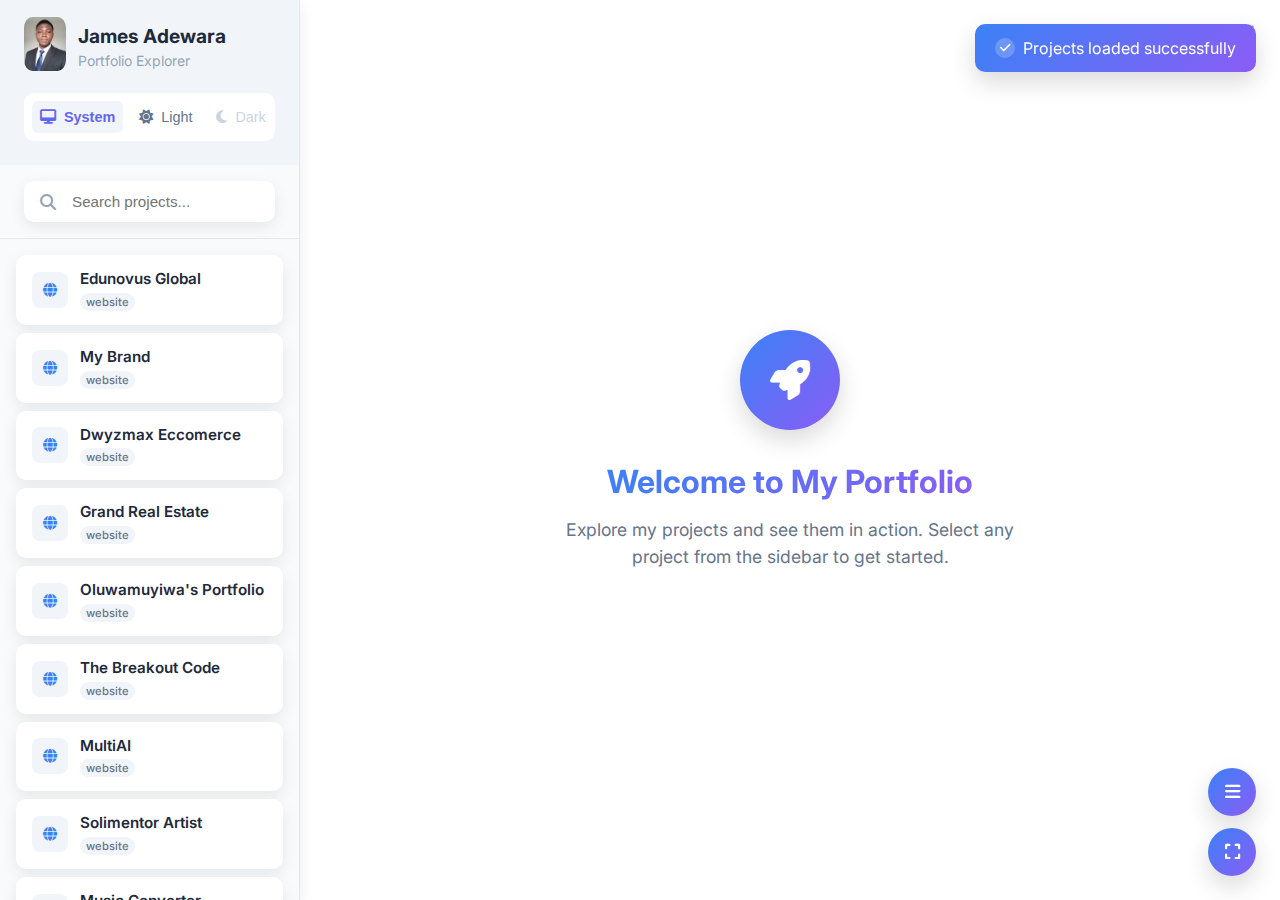
<file: index.html>
<!DOCTYPE html>
<html lang="en">
<head>
    <meta charset="UTF-8">
    <meta name="viewport" content="width=device-width, initial-scale=1.0">

    <meta name="google-site-verification" content="daPjlWUKhw7W51wSV_RakVFP6Bz1nitAK_unHMGkm0k" />
   
<!-- SEO Meta Tags -->
  <title>James Adewara | Full-Stack Developer</title>
  <meta name="description" content="Portfolio of James Adewara — a full-stack developer building secure, scalable web, mobile, and cloud applications." />
  <meta name="keywords" content="James Adewara, full-stack developer, software engineer, web developer, mobile apps, backend, frontend, cloud, AI, automation" />
  <meta name="author" content="James Adewara" />

  <!-- Open Graph for social sharing -->
  <meta property="og:title" content="James Adewara | Full-Stack Developer" />
  <meta property="og:description" content="Explore James Adewara's work in backend systems, frontend apps, and cloud-native platforms." />
  <meta property="og:image" content="https://jamesadewara.github.io/jamesadewara/assets/img/profile.jpg" />
  <meta property="og:url" content="https://jamesadewara.github.io/jamesadewara/" />
  <meta property="og:type" content="website" />

  <!-- Twitter Card -->
  <meta name="twitter:card" content="summary_large_image" />
  <meta name="twitter:title" content="James Adewara | Full-Stack Developer" />
  <meta name="twitter:description" content="Building impactful digital experiences using modern tech stacks." />
  <meta name="twitter:image" content="https://jamesadewara.github.io/jamesadewara/assets/img/profile.jpg" />

  <!-- Favicon -->
  <link rel="icon" href="assets/img/profile.jpg" type="image/jpeg" />

  <!-- Canonical URL -->
  <link rel="canonical" href="https://jamesadewara.github.io/jamesadewara/" />

  <!-- Optional Fonts -->
  <link href="https://fonts.googleapis.com/css2?family=Inter:wght@400;600&display=swap" rel="stylesheet" />

    <link rel="stylesheet" href="https://cdnjs.cloudflare.com/ajax/libs/font-awesome/6.4.0/css/all.min.css">
    <link rel="stylesheet" href="assets/css/styles.css" />
</head>
<body>
    <div class="app-container">
        <!-- Sidebar -->
        <aside class="sidebar" id="sidebar">
            <button class="collapse-btn" id="collapse-btn" title="Collapse Sidebar">
                <i class="fas fa-chevron-left"></i>
            </button>
            
            <div class="sidebar-header">
                <div class="header-content">
                    <div class="logo">
                        <div class="logo-icon">
                            <a href="assets/img/profile.jpg" target="_blank">

                                <img src="assets/img/profile.jpg" alt="James" />
                            </a>
                       
                        </div>
                        <div class="logo-text">
                            <h1>James Adewara</h1>
                            <p>Portfolio Explorer</p>
                        </div>
                    </div>
                    <div class="theme-toggle">
                        <button class="theme-btn active" data-theme="system" title="System Mode">
                            <i class="fas fa-desktop"></i>
                            <span>System</span>
                        </button>
                        <button class="theme-btn" data-theme="light" title="Light Mode">
                            <i class="fas fa-sun"></i>
                            <span>Light</span>
                        </button>
                        <button class="theme-btn" data-theme="dark" title="Dark Mode">
                            <i class="fas fa-moon"></i>
                            <span>Dark</span>
                        </button>
                    </div>
                </div>
            </div>

            <div class="search-section">
                <div class="search-wrapper">
                    <input type="text" class="search-input" placeholder="Search projects..." id="search-input">
                    <i class="fas fa-search search-icon"></i>
                </div>
            </div>

            <div class="projects-container" id="projects-container">
                <div class="loading-screen show">
                    <div class="spinner"></div>
                    <div class="loading-text">Loading projects...</div>
                </div>
            </div>
        </aside>

        <!-- Main Content -->
        <main class="main-content" id="main-content">
            <div class="content-area">
                <div class="frame-controls" id="frame-controls" style="display: none;">
                    <button class="frame-btn" id="back-btn" title="Back">
                        <i class="fas fa-arrow-left"></i>
                    </button>
                    <button class="frame-btn" id="forward-btn" title="Forward">
                        <i class="fas fa-arrow-right"></i>
                    </button>
                    <button class="frame-btn" id="reload-btn" title="Reload">
                        <i class="fas fa-sync-alt"></i>
                    </button>
                </div>
                
                <div class="welcome-screen" id="welcome-screen">
                    <div class="welcome-icon">
                        <i class="fas fa-rocket"></i>
                    </div>
                    <h2 class="welcome-title">Welcome to My Portfolio</h2>
                    <p class="welcome-subtitle">Explore my projects and see them in action. Select any project from the sidebar to get started.</p>
                </div>

                <iframe id="project-frame" class="project-frame" title="Project Preview"></iframe>
                
                <div class="loading-screen" id="loading-screen">
                    <div class="spinner"></div>
                    <div class="loading-text">Loading project...</div>
                </div>
            </div>

            <div class="status-bar" id="status-bar" style="display: none;">
                <div class="current-project">
                    <i class="fas fa-link"></i>
                    <span class="project-url" id="current-url">No project selected</span>
                </div>
                <div class="status-actions">
                    <button class="status-btn" id="refresh-btn" title="Refresh">
                        <i class="fas fa-sync-alt"></i>
                    </button>
                    <button class="status-btn" id="copy-btn" title="Copy URL">
                        <i class="fas fa-copy"></i>
                    </button>
                    <button class="status-btn" id="external-btn" title="Open in New Tab">
                        <i class="fas fa-external-link-alt"></i>
                    </button>
                </div>
            </div>
        </main>

        <!-- Floating Controls -->
        <div class="floating-controls" id="floating-controls">
            <button class="floating-btn" id="toggle-sidebar" title="Toggle Sidebar">
                <i class="fas fa-bars"></i>
            </button>
            <button class="floating-btn" id="fullscreen-btn" title="Fullscreen">
                <i class="fas fa-expand"></i>
            </button>
        </div>

        <!-- Mobile Overlay -->
        <div class="mobile-overlay" id="mobile-overlay"></div>
    </div>

    <!-- Toast -->
    <div class="toast" id="toast">
        <div class="toast-icon">
            <i class="fas fa-check"></i>
        </div>
        <span id="toast-message">Success!</span>
    </div>

   <script src="assets/js/scripts.js" ></script>
</body>
</html>
</file>
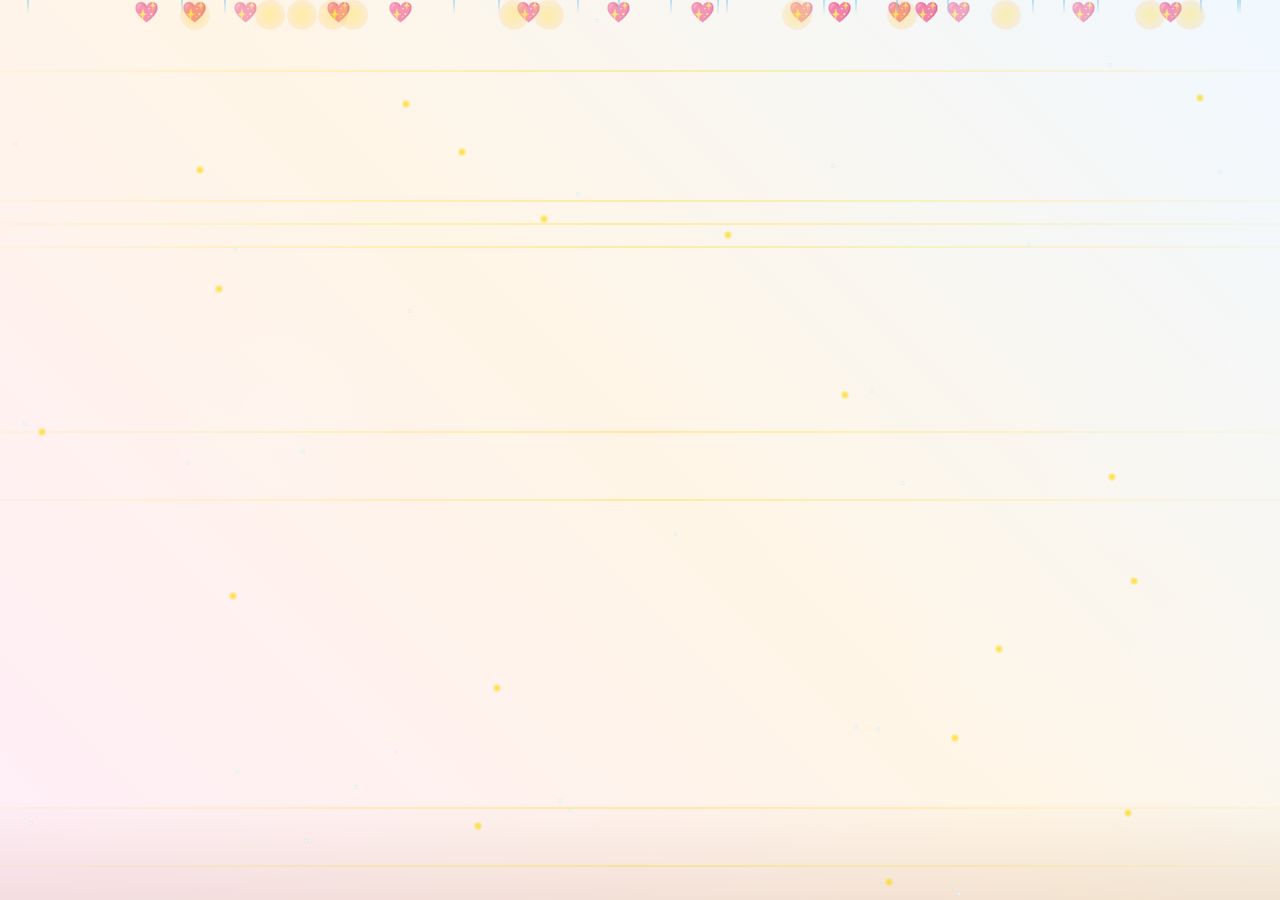
<file: wedding.html>
<!DOCTYPE html>
<html lang="en">
<head>
    <meta charset="UTF-8">
    <meta name="viewport" content="width=device-width, initial-scale=1.0">
    <title>Dorcas You Shine - Wedding Background</title>
    <style>
        * {
            margin: 0;
            padding: 0;
            box-sizing: border-box;
        }

        body, html {
            height: 100%;
            overflow: hidden;
            font-family: 'Arial', sans-serif;
        }

        .wedding-container {
            position: relative;
            width: 100vw;
            height: 100vh;
            background: linear-gradient(45deg, #ffeef8, #fff5e6, #f0f8ff);
            overflow: hidden;
        }

        /* Floating hearts */
        .heart {
            position: absolute;
            color: rgba(255, 192, 203, 0.6);
            font-size: 20px;
            animation: float-hearts 15s infinite ease-in-out;
        }

        .heart:nth-child(odd) {
            animation-delay: -5s;
            color: rgba(255, 215, 0, 0.5);
        }

        .heart:nth-child(3n) {
            animation-delay: -10s;
            color: rgba(255, 182, 193, 0.7);
        }

        /* Golden light rays */
        .light-ray {
            position: absolute;
            background: linear-gradient(90deg, transparent, rgba(255, 215, 0, 0.3), transparent);
            transform-origin: left center;
            animation: light-sweep 20s infinite linear;
        }

        .light-ray:nth-child(2n) {
            animation-delay: -10s;
        }

        /* Gentle dew particles */
        .dew-particle {
            position: absolute;
            width: 4px;
            height: 4px;
            background: radial-gradient(circle, rgba(255, 255, 255, 0.8), rgba(135, 206, 235, 0.4));
            border-radius: 50%;
            animation: dew-sparkle 12s infinite ease-in-out;
        }

        /* Spiritual glow elements */
        .spiritual-glow {
            position: absolute;
            width: 200px;
            height: 200px;
            background: radial-gradient(circle, rgba(255, 255, 255, 0.1), transparent);
            border-radius: 50%;
            animation: spiritual-pulse 18s infinite ease-in-out;
        }

        /* Foundation stones */
        .foundation {
            position: absolute;
            bottom: 0;
            width: 100%;
            height: 100px;
            background: linear-gradient(to top, rgba(139, 69, 19, 0.1), transparent);
            animation: foundation-strengthen 24s infinite ease-in-out;
        }

        /* Joy bubbles */
        .joy-bubble {
            position: absolute;
            width: 30px;
            height: 30px;
            background: radial-gradient(circle, rgba(255, 215, 0, 0.3), rgba(255, 192, 203, 0.2));
            border-radius: 50%;
            animation: joy-rise 16s infinite ease-in-out;
        }

        /* Grace rain */
        .grace-drop {
            position: absolute;
            width: 2px;
            height: 15px;
            background: linear-gradient(to bottom, rgba(135, 206, 235, 0.6), transparent);
            animation: gentle-rain 14s infinite linear;
        }

        /* Celebration sparkles */
        .celebration-spark {
            position: absolute;
            width: 8px;
            height: 8px;
            background: radial-gradient(circle, rgba(255, 215, 0, 0.8), transparent);
            border-radius: 50%;
            animation: spark-celebration 10s infinite ease-in-out;
        }

        /* Keyframe animations */
        @keyframes float-hearts {
            0%, 100% { 
                transform: translateY(100vh) rotate(0deg); 
                opacity: 0; 
            }
            10% { opacity: 0.8; }
            90% { opacity: 0.8; }
            50% { 
                transform: translateY(-10vh) rotate(180deg); 
                opacity: 1; 
            }
        }

        @keyframes light-sweep {
            0% { 
                transform: rotate(-45deg) translateX(-200vw); 
                opacity: 0; 
            }
            20% { opacity: 0.6; }
            80% { opacity: 0.6; }
            100% { 
                transform: rotate(-45deg) translateX(200vw); 
                opacity: 0; 
            }
        }

        @keyframes dew-sparkle {
            0%, 100% { 
                transform: scale(0) rotate(0deg); 
                opacity: 0; 
            }
            50% { 
                transform: scale(1.5) rotate(180deg); 
                opacity: 1; 
            }
        }

        @keyframes spiritual-pulse {
            0%, 100% { 
                transform: scale(0.5); 
                opacity: 0.1; 
            }
            50% { 
                transform: scale(1.2); 
                opacity: 0.3; 
            }
        }

        @keyframes foundation-strengthen {
            0%, 100% { 
                opacity: 0.3; 
                transform: scaleY(1); 
            }
            50% { 
                opacity: 0.6; 
                transform: scaleY(1.1); 
            }
        }

        @keyframes joy-rise {
            0% { 
                transform: translateY(100vh) scale(0); 
                opacity: 0; 
            }
            20% { 
                opacity: 0.8; 
                transform: translateY(80vh) scale(1); 
            }
            80% { 
                opacity: 0.8; 
                transform: translateY(20vh) scale(0.8); 
            }
            100% { 
                transform: translateY(-10vh) scale(0); 
                opacity: 0; 
            }
        }

        @keyframes gentle-rain {
            0% { 
                transform: translateY(-20px); 
                opacity: 0; 
            }
            10% { opacity: 0.6; }
            90% { opacity: 0.6; }
            100% { 
                transform: translateY(100vh); 
                opacity: 0; 
            }
        }

        @keyframes spark-celebration {
            0%, 100% { 
                transform: scale(0) rotate(0deg); 
                opacity: 0; 
            }
            25% { 
                transform: scale(1) rotate(90deg); 
                opacity: 1; 
            }
            75% { 
                transform: scale(1.5) rotate(270deg); 
                opacity: 0.8; 
            }
        }

        /* Responsive adjustments */
        @media (max-width: 768px) {
            .heart { font-size: 16px; }
            .joy-bubble { width: 20px; height: 20px; }
            .spiritual-glow { width: 150px; height: 150px; }
        }
    </style>
</head>
<body>
    <div class="wedding-container">
        <!-- Foundation -->
        <div class="foundation"></div>
        
        <!-- Hearts will be generated by JavaScript -->
        <!-- Light rays will be generated by JavaScript -->
        <!-- Dew particles will be generated by JavaScript -->
        <!-- Spiritual glows will be generated by JavaScript -->
        <!-- Joy bubbles will be generated by JavaScript -->
        <!-- Grace drops will be generated by JavaScript -->
        <!-- Celebration sparks will be generated by JavaScript -->
    </div>

    <script>
        // Create animated elements dynamically
        const container = document.querySelector('.wedding-container');

        // Create floating hearts
        for (let i = 0; i < 15; i++) {
            const heart = document.createElement('div');
            heart.className = 'heart';
            heart.innerHTML = '💖';
            heart.style.left = Math.random() * 100 + '%';
            heart.style.animationDelay = (Math.random() * 15) + 's';
            heart.style.animationDuration = (12 + Math.random() * 8) + 's';
            container.appendChild(heart);
        }

        // Create light rays
        for (let i = 0; i < 8; i++) {
            const ray = document.createElement('div');
            ray.className = 'light-ray';
            ray.style.top = Math.random() * 100 + '%';
            ray.style.left = '-10%';
            ray.style.width = '120%';
            ray.style.height = '2px';
            ray.style.animationDelay = (Math.random() * 20) + 's';
            ray.style.animationDuration = (18 + Math.random() * 6) + 's';
            container.appendChild(ray);
        }

        // Create dew particles
        for (let i = 0; i < 25; i++) {
            const dew = document.createElement('div');
            dew.className = 'dew-particle';
            dew.style.left = Math.random() * 100 + '%';
            dew.style.top = Math.random() * 100 + '%';
            dew.style.animationDelay = (Math.random() * 12) + 's';
            dew.style.animationDuration = (10 + Math.random() * 6) + 's';
            container.appendChild(dew);
        }

        // Create spiritual glows
        for (let i = 0; i < 6; i++) {
            const glow = document.createElement('div');
            glow.className = 'spiritual-glow';
            glow.style.left = Math.random() * 100 + '%';
            glow.style.top = Math.random() * 100 + '%';
            glow.style.animationDelay = (Math.random() * 18) + 's';
            glow.style.animationDuration = (16 + Math.random() * 6) + 's';
            container.appendChild(glow);
        }

        // Create joy bubbles
        for (let i = 0; i < 12; i++) {
            const bubble = document.createElement('div');
            bubble.className = 'joy-bubble';
            bubble.style.left = Math.random() * 100 + '%';
            bubble.style.animationDelay = (Math.random() * 16) + 's';
            bubble.style.animationDuration = (14 + Math.random() * 6) + 's';
            container.appendChild(bubble);
        }

        // Create grace drops
        for (let i = 0; i < 20; i++) {
            const drop = document.createElement('div');
            drop.className = 'grace-drop';
            drop.style.left = Math.random() * 100 + '%';
            drop.style.animationDelay = (Math.random() * 14) + 's';
            drop.style.animationDuration = (12 + Math.random() * 4) + 's';
            container.appendChild(drop);
        }

        // Create celebration sparks
        for (let i = 0; i < 18; i++) {
            const spark = document.createElement('div');
            spark.className = 'celebration-spark';
            spark.style.left = Math.random() * 100 + '%';
            spark.style.top = Math.random() * 100 + '%';
            spark.style.animationDelay = (Math.random() * 10) + 's';
            spark.style.animationDuration = (8 + Math.random() * 4) + 's';
            container.appendChild(spark);
        }

        // Add dynamic color changes based on song progression
        let colorPhase = 0;
        setInterval(() => {
            const phases = [
                'linear-gradient(45deg, #ffeef8, #fff5e6, #f0f8ff)', // Gentle intro
                'linear-gradient(45deg, #fff0e6, #ffe4e1, #f5f5dc)', // Reflective verse
                'linear-gradient(45deg, #fff8dc, #ffd700, #ffe4b5)', // Joyful chorus
                'linear-gradient(45deg, #e6e6fa, #f0f8ff, #fff8dc)', // Spiritual bridge
                'linear-gradient(45deg, #fffacd, #ffefd5, #fff0f5)'  // Celebration outro
            ];
            
            container.style.background = phases[colorPhase % phases.length];
            colorPhase++;
        }, 24000); // Changes every 24 seconds for a 2-minute loop
    </script>
</body>
</html>
</file>
<file: assets/css/styles.css>
/* styles.css */
:root {
    --primary-blue: #3b82f6;
    --primary-purple: #8b5cf6;
    --accent-color: #6366f1;
    --gradient-primary: linear-gradient(135deg, var(--primary-blue), var(--primary-purple));
    --sidebar-width: 300px;
    --sidebar-collapsed: 70px;
    --header-height: 60px;
    --transition: all 0.3s cubic-bezier(0.4, 0, 0.2, 1);
    --border-radius: 10px;
    --shadow: 0 5px 15px rgba(0, 0, 0, 0.08);
    --shadow-hover: 0 10px 25px rgba(0, 0, 0, 0.15);
}

/* Theme Variables */
:root {
    --bg-primary: #ffffff;
    --bg-secondary: #f8fafc;
    --bg-tertiary: #f1f5f9;
    --text-primary: #1e293b;
    --text-secondary: #64748b;
    --text-muted: #94a3b8;
    --border-color: #e2e8f0;
}

[data-theme="dark"] {
    --bg-primary: #0f172a;
    --bg-secondary: #1e293b;
    --bg-tertiary: #334155;
    --text-primary: #f8fafc;
    --text-secondary: #cbd5e1;
    --text-muted: #94a3b8;
    --border-color: #334155;
    --shadow: 0 5px 15px rgba(0, 0, 0, 0.3);
    --shadow-hover: 0 10px 25px rgba(0, 0, 0, 0.4);
}

@media (prefers-color-scheme: dark) {
    :root:not([data-theme="light"]) {
        --bg-primary: #0f172a;
        --bg-secondary: #1e293b;
        --bg-tertiary: #334155;
        --text-primary: #f8fafc;
        --text-secondary: #cbd5e1;
        --text-muted: #94a3b8;
        --border-color: #334155;
        --shadow: 0 5px 15px rgba(0, 0, 0, 0.3);
        --shadow-hover: 0 10px 25px rgba(0, 0, 0, 0.4);
    }
}

* {
    margin: 0;
    padding: 0;
    box-sizing: border-box;
}

body {
    font-family: 'Inter', -apple-system, BlinkMacSystemFont, 'Segoe UI', sans-serif;
    background: var(--bg-primary);
    color: var(--text-primary);
    height: 100vh;
    overflow: hidden;
    transition: var(--transition);
    user-select: none;
}

.app-container {
    display: flex;
    height: 100vh;
    position: relative;
}

/* Sidebar */
.sidebar {
    width: var(--sidebar-width);
    background: var(--bg-secondary);
    border-right: 1px solid var(--border-color);
    display: flex;
    flex-direction: column;
    transition: var(--transition);
    z-index: 100;
    box-shadow: var(--shadow);
    overflow: hidden;
}

.sidebar.collapsed {
    width: var(--sidebar-collapsed);
}

.sidebar.collapsed .logo-text,
.sidebar.collapsed .search-input,
.sidebar.collapsed .project-name,
.sidebar.collapsed .project-meta {
    display: none;
}

.sidebar.collapsed .logo {
    justify-content: center;
}

.sidebar.collapsed .logo-icon {
    margin-right: 0;
}

.sidebar.collapsed .project-item {
    padding: 0.75rem;
    justify-content: center;
}

.sidebar.collapsed .project-info {
    display: none;
}

.sidebar.collapsed .theme-btn span {
    display: none;
}

.sidebar.collapsed .theme-toggle {
    justify-content: center;
}

.sidebar-header {
    padding: 1.5rem;
    background: var(--bg-tertiary);
    position: relative;
    overflow: hidden;
}

.header-content {
    position: relative;
    z-index: 2;
}

.logo {
    display: flex;
    align-items: center;
    gap: 0.75rem;
    margin-bottom: 1.5rem;
}

.logo-icon {
    width: 42px;
    height: 42px;
    background: var(--gradient-primary);
    border-radius: 50%;
    display: flex;
    align-items: center;
    justify-content: center;
    color: white;
    font-size: 1.2rem;
    flex-shrink: 0;
}

.logo-icon img {
    width: 100%;
    height: 100%;
    border-radius: 20%;
    object-fit: cover;
}

.logo-text h1 {
    font-size: 1.2rem;
    font-weight: 700;
    margin-bottom: 0.25rem;
}

.logo-text p {
    font-size: 0.875rem;
    color: var(--text-muted);
}

.theme-toggle {
    display: flex;
    gap: 0.5rem;
    background: var(--bg-primary);
    border-radius: var(--border-radius);
    padding: 0.5rem;
}

.theme-btn {
    flex: 1;
    padding: 0.5rem;
    border: none;
    border-radius: 6px;
    background: transparent;
    color: var(--text-secondary);
    cursor: pointer;
    transition: var(--transition);
    display: flex;
    align-items: center;
    justify-content: center;
    gap: 0.5rem;
    font-size: 0.9rem;
}

.theme-btn:hover {
    background: var(--bg-tertiary);
}

.theme-btn.active {
    background: var(--bg-tertiary);
    color: var(--accent-color);
    font-weight: 600;
}

.search-section {
    padding: 1rem 1.5rem;
    border-bottom: 1px solid var(--border-color);
}

.search-wrapper {
    position: relative;
}

.search-input {
    width: 100%;
    padding: 0.75rem 1rem 0.75rem 3rem;
    border: none;
    border-radius: var(--border-radius);
    background: var(--bg-primary);
    color: var(--text-primary);
    font-size: 0.95rem;
    outline: none;
    transition: var(--transition);
    box-shadow: var(--shadow);
}

.search-input:focus {
    box-shadow: 0 0 0 3px rgba(99, 102, 241, 0.2);
}

.search-icon {
    position: absolute;
    left: 1rem;
    top: 50%;
    transform: translateY(-50%);
    color: var(--text-muted);
}

.projects-container {
    flex: 1;
    overflow-y: auto;
    padding: 1rem;
}

.projects-container::-webkit-scrollbar {
    width: 6px;
}

.projects-container::-webkit-scrollbar-track {
    background: transparent;
}

.projects-container::-webkit-scrollbar-thumb {
    background: var(--border-color);
    border-radius: 3px;
}

.project-item {
    display: flex;
    align-items: center;
    gap: 0.75rem;
    padding: 0.875rem 1rem;
    border-radius: var(--border-radius);
    cursor: pointer;
    transition: var(--transition);
    margin-bottom: 0.5rem;
    background: var(--bg-primary);
    box-shadow: var(--shadow);
}

.project-item:hover {
    transform: translateY(-2px);
    box-shadow: var(--shadow-hover);
    border-color: var(--primary-blue);
    background: var(--bg-primary);
}

.project-item.active {
    background: var(--gradient-primary);
    color: white;
    transform: none;
}

.project-item.active .project-icon {
    background: rgba(255,255,255,0.2);
    color: white;
}

.project-item.active .project-meta {
    color: rgba(255,255,255,0.8);
}

.project-item.active .media-badge {
    background: rgba(255,255,255,0.2);
    color: white;
}

.project-icon {
    width: 36px;
    height: 36px;
    border-radius: 8px;
    background: var(--bg-tertiary);
    display: flex;
    align-items: center;
    justify-content: center;
    color: var(--primary-blue);
    font-size: 0.875rem;
    flex-shrink: 0;
}

.project-info {
    flex: 1;
    min-width: 0;
}

.project-name {
    font-weight: 600;
    font-size: 0.95rem;
    line-height: 1.3;
    margin-bottom: 0.25rem;
    white-space: nowrap;
    overflow: hidden;
    text-overflow: ellipsis;
}

.project-meta {
    display: flex;
    align-items: center;
    gap: 0.5rem;
    font-size: 0.75rem;
    color: var(--text-muted);
}

.media-badge {
    background: var(--bg-tertiary);
    color: var(--text-secondary);
    padding: 0.125rem 0.375rem;
    border-radius: 20px;
    font-size: 0.7rem;
    font-weight: 500;
}

/* Main Content */
.main-content {
    flex: 1;
    display: flex;
    flex-direction: column;
    min-width: 0;
    transition: var(--transition);
    position: relative;
}

.content-area {
    flex: 1;
    position: relative;
    background: var(--bg-primary);
    display: flex;
    flex-direction: column;
}

.welcome-screen {
    display: flex;
    flex-direction: column;
    align-items: center;
    justify-content: center;
    height: 100%;
    text-align: center;
    padding: 2rem;
    background: var(--bg-primary);
    color: var(--text-primary);
}

.welcome-icon {
    width: 100px;
    height: 100px;
    border-radius: 50%;
    background: var(--gradient-primary);
    display: flex;
    align-items: center;
    justify-content: center;
    font-size: 2.5rem;
    margin-bottom: 2rem;
    color: white;
    box-shadow: var(--shadow-hover);
    animation: float 3s ease-in-out infinite;
}

@keyframes float {
    0%, 100% { transform: translateY(0); }
    50% { transform: translateY(-10px); }
}

.welcome-title {
    font-size: 2rem;
    font-weight: 700;
    margin-bottom: 1rem;
    background: var(--gradient-primary);
    -webkit-background-clip: text;
    background-clip: text;
    color: transparent;
}

.welcome-subtitle {
    font-size: 1.1rem;
    color: var(--text-secondary);
    max-width: 500px;
    line-height: 1.5;
}

.project-frame {
    width: 100%;
    height: 100%;
    border: none;
    background: white;
    display: none;
    flex: 1;
}

.loading-screen {
    position: absolute;
    top: 0;
    left: 0;
    right: 0;
    bottom: 0;
    background: var(--bg-primary);
    display: none;
    align-items: center;
    justify-content: center;
    flex-direction: column;
    gap: 1rem;
    z-index: 10;
}

.loading-screen.show {
    display: flex;
}

.spinner {
    width: 40px;
    height: 40px;
    border: 3px solid var(--border-color);
    border-top: 3px solid var(--primary-blue);
    border-radius: 50%;
    animation: spin 1s linear infinite;
}

@keyframes spin {
    0% { transform: rotate(0deg); }
    100% { transform: rotate(360deg); }
}

.loading-text {
    color: var(--text-secondary);
    font-size: 0.95rem;
}

/* Floating Controls */
.floating-controls {
    position: fixed;
    bottom: 1.5rem;
    right: 1.5rem;
    display: flex;
    flex-direction: column;
    gap: 0.75rem;
    z-index: 200;
    transition: var(--transition);
}

.floating-controls.hidden {
    opacity: 0;
    transform: translateY(20px);
    pointer-events: none;
}

.floating-btn {
    width: 48px;
    height: 48px;
    border-radius: 50%;
    background: var(--gradient-primary);
    border: none;
    color: white;
    cursor: pointer;
    display: flex;
    align-items: center;
    justify-content: center;
    font-size: 1.1rem;
    box-shadow: var(--shadow-hover);
    transition: var(--transition);
}

.floating-btn:hover {
    transform: scale(1.1);
    box-shadow: 0 15px 35px rgba(59, 130, 246, 0.3);
}

/* Mobile Styles */
@media (max-width: 992px) {
    .sidebar {
        position: fixed;
        top: 0;
        left: 0;
        height: 100%;
        z-index: 300;
        transform: translateX(-100%);
    }

    .sidebar.show {
        transform: translateX(0);
    }

    .main-content {
        width: 100%;
        margin-left: 0;
    }

    .floating-controls {
        bottom: 1rem;
        right: 1rem;
    }

    .floating-btn {
        width: 44px;
        height: 44px;
        font-size: 1rem;
    }
}

/* Mobile Overlay */
.mobile-overlay {
    position: fixed;
    top: 0;
    left: 0;
    right: 0;
    bottom: 0;
    background: rgba(0, 0, 0, 0.5);
    z-index: 250;
    opacity: 0;
    visibility: hidden;
    transition: var(--transition);
    backdrop-filter: blur(3px);
}

.mobile-overlay.show {
    opacity: 1;
    visibility: visible;
}

/* Toast */
.toast {
    position: fixed;
    top: 1.5rem;
    right: 1.5rem;
    background: var(--gradient-primary);
    color: white;
    padding: 0.875rem 1.25rem;
    border-radius: var(--border-radius);
    box-shadow: var(--shadow-hover);
    display: flex;
    align-items: center;
    gap: 0.5rem;
    transform: translateX(400px);
    opacity: 0;
    transition: var(--transition);
    z-index: 1000;
    max-width: 350px;
}

.toast.show {
    transform: translateX(0);
    opacity: 1;
}

.toast-icon {
    width: 20px;
    height: 20px;
    border-radius: 50%;
    background: rgba(255,255,255,0.2);
    display: flex;
    align-items: center;
    justify-content: center;
    font-size: 0.75rem;
}

/* Status Bar */
.status-bar {
    height: 50px;
    background: var(--bg-secondary);
    border-top: 1px solid var(--border-color);
    padding: 0 1.5rem;
    display: flex;
    align-items: center;
    justify-content: space-between;
    font-size: 0.875rem;
    color: var(--text-secondary);
    transition: var(--transition);
    z-index: 5;
}

.current-project {
    display: flex;
    align-items: center;
    gap: 0.75rem;
    min-width: 0;
}

.project-url {
    font-family: 'SF Mono', 'Monaco', 'Cascadia Code', monospace;
    color: var(--primary-blue);
    font-size: 0.85rem;
    white-space: nowrap;
    overflow: hidden;
    text-overflow: ellipsis;
    max-width: 300px;
}

.status-actions {
    display: flex;
    align-items: center;
    gap: 0.75rem;
}

.status-btn {
    background: var(--bg-primary);
    border: none;
    color: var(--text-secondary);
    cursor: pointer;
    padding: 0.5rem;
    border-radius: 8px;
    transition: var(--transition);
    font-size: 0.9rem;
    width: 36px;
    height: 36px;
    display: flex;
    align-items: center;
    justify-content: center;
    box-shadow: var(--shadow);
}

.status-btn:hover {
    color: var(--primary-blue);
    background: var(--bg-tertiary);
    transform: translateY(-2px);
}

.no-results {
    text-align: center;
    padding: 3rem 1rem;
    color: var(--text-muted);
}

.no-results-icon {
    font-size: 3rem;
    margin-bottom: 1rem;
    opacity: 0.5;
}

.no-results-text {
    font-size: 1rem;
    font-weight: 600;
    margin-bottom: 0.5rem;
}

.no-results-subtext {
    font-size: 0.875rem;
    opacity: 0.8;
}

/* Collapse Button */
.collapse-btn {
    position: absolute;
    top: 1.5rem;
    right: 1.5rem;
    background: none;
    border: none;
    color: var(--text-muted);
    cursor: pointer;
    font-size: 1.2rem;
    z-index: 5;
}

.collapse-btn:hover {
    color: var(--primary-blue);
}

/* Frame Controls */
.frame-controls {
    position: absolute;
    top: 1rem;
    right: 1rem;
    display: flex;
    gap: 0.5rem;
    z-index: 5;
}

.frame-btn {
    background: var(--bg-primary);
    border: none;
    color: var(--text-secondary);
    cursor: pointer;
    padding: 0.5rem;
    border-radius: 8px;
    transition: var(--transition);
    font-size: 0.9rem;
    width: 36px;
    height: 36px;
    display: flex;
    align-items: center;
    justify-content: center;
    box-shadow: var(--shadow);
}

.frame-btn:hover {
    color: var(--primary-blue);
    background: var(--bg-tertiary);
    transform: translateY(-2px);
}

/* Responsive adjustments */
@media (max-width: 768px) {
    .status-bar {
        padding: 0 1rem;
    }
    
    .project-url {
        max-width: 200px;
    }
    
    .welcome-title {
        font-size: 1.75rem;
    }
    
    .welcome-subtitle {
        font-size: 1rem;
    }
}

@media (max-width: 480px) {
    .status-bar {
        flex-direction: column;
        height: auto;
        padding: 0.75rem;
        gap: 0.5rem;
    }
    
    .current-project {
        width: 100%;
        justify-content: center;
    }
    
    .status-actions {
        width: 100%;
        justify-content: center;
    }
    
    .project-url {
        max-width: 100%;
        text-align: center;
    }
    
    .welcome-title {
        font-size: 1.5rem;
    }
}
</file>
